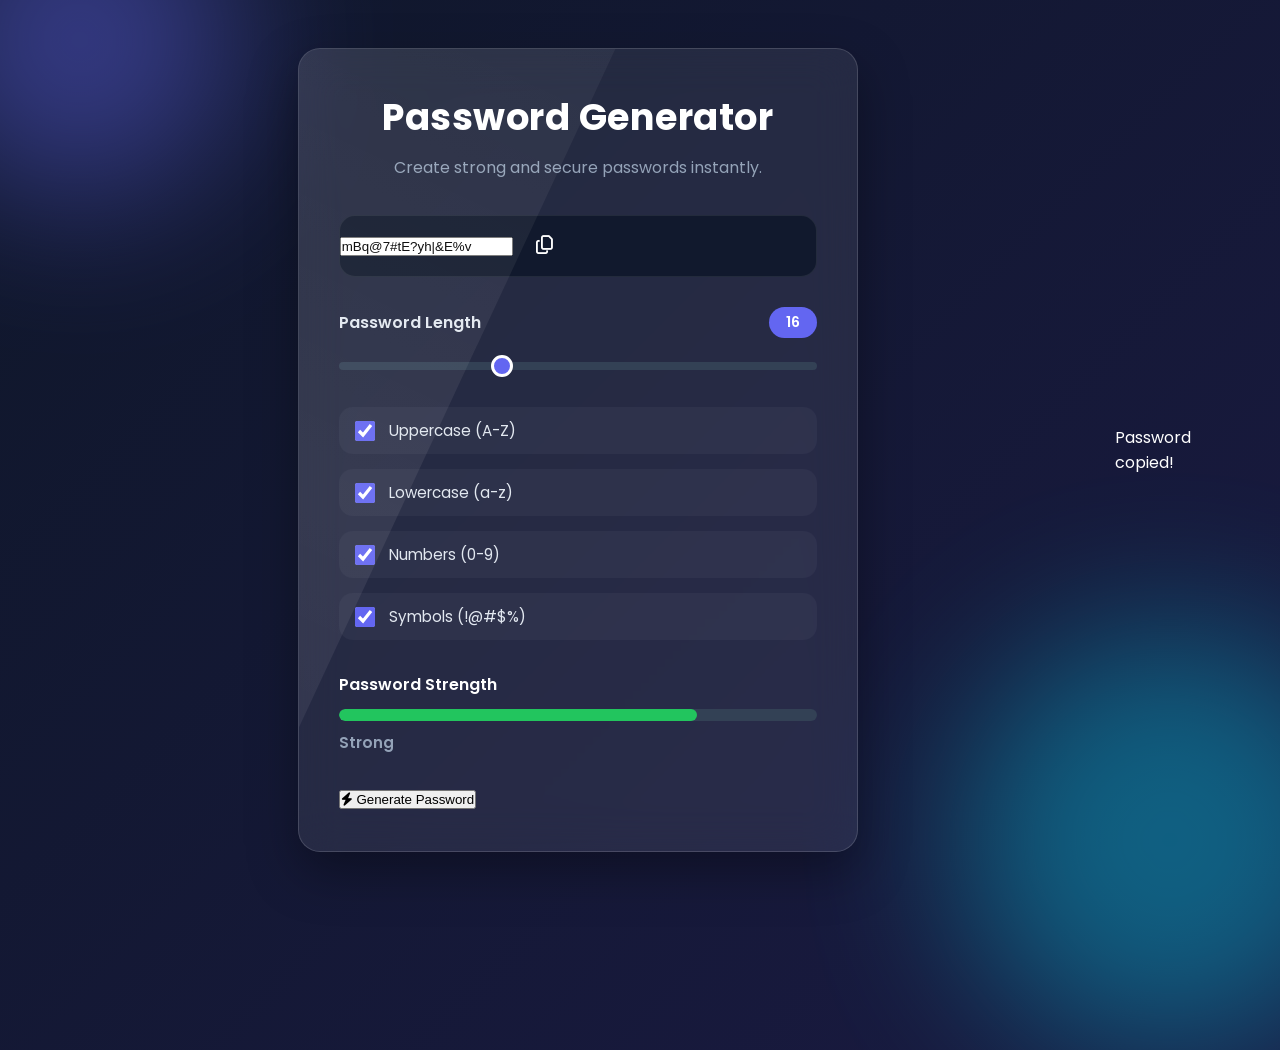
<file: 3-Password-Generator/index.html>
<!DOCTYPE html>
<html lang="en">

<head>
    <meta charset="UTF-8">
    <meta name="viewport" content="width=device-width, initial-scale=1.0">
    <meta name="description"
        content="Generate secure and customizable passwords instantly with this modern Password Generator.">

    <title>Password Generator | UIForge</title>

    <!-- Google Fonts -->
    <link rel="preconnect" href="https://fonts.googleapis.com">
    <link rel="preconnect" href="https://fonts.gstatic.com" crossorigin>

    <link
        href="https://fonts.googleapis.com/css2?family=Poppins:wght@300;400;500;600;700&display=swap"
        rel="stylesheet">

    <!-- Font Awesome -->
    <link rel="stylesheet"
        href="https://cdnjs.cloudflare.com/ajax/libs/font-awesome/6.7.2/css/all.min.css">

    <!-- CSS -->
    <link rel="stylesheet" href="style.css">
</head>

<body>

    <main class="container">

        <section class="generator-card">

            <h1>Password Generator</h1>
            <p class="subtitle">
                Create strong and secure passwords instantly.
            </p>

            <!-- Password Display -->
            <div class="password-box">

                <input
                    type="text"
                    id="password"
                    placeholder="Click Generate"
                    readonly>

                <button
                    id="copyBtn"
                    class="icon-btn"
                    aria-label="Copy Password">

                    <i class="fa-regular fa-copy"></i>

                </button>

            </div>

            <!-- Length -->
            <div class="setting">

                <div class="setting-header">

                    <label for="length">
                        Password Length
                    </label>

                    <span id="lengthValue">16</span>

                </div>

                <input
                    type="range"
                    id="length"
                    min="8"
                    max="32"
                    value="16">

            </div>

            <!-- Options -->
            <div class="options">

                <label class="checkbox">

                    <input
                        type="checkbox"
                        id="uppercase"
                        checked>

                    <span>Uppercase (A-Z)</span>

                </label>

                <label class="checkbox">

                    <input
                        type="checkbox"
                        id="lowercase"
                        checked>

                    <span>Lowercase (a-z)</span>

                </label>

                <label class="checkbox">

                    <input
                        type="checkbox"
                        id="numbers"
                        checked>

                    <span>Numbers (0-9)</span>

                </label>

                <label class="checkbox">

                    <input
                        type="checkbox"
                        id="symbols"
                        checked>

                    <span>Symbols (!@#$%)</span>

                </label>

            </div>

            <!-- Strength -->
            <div class="strength-section">

                <span>Password Strength</span>

                <div class="strength-meter">

                    <div id="strengthBar"></div>

                </div>

                <p id="strengthText">
                    Strong
                </p>

            </div>

            <!-- Generate -->
            <button
                id="generateBtn"
                class="generate-btn">

                <i class="fa-solid fa-bolt"></i>
                Generate Password

            </button>

        </section>

    </main>

    <!-- Toast -->
    <div
        id="toast"
        class="toast">

        Password copied!

    </div>

    <script src="script.js"></script>

</body>

</html>
</file>
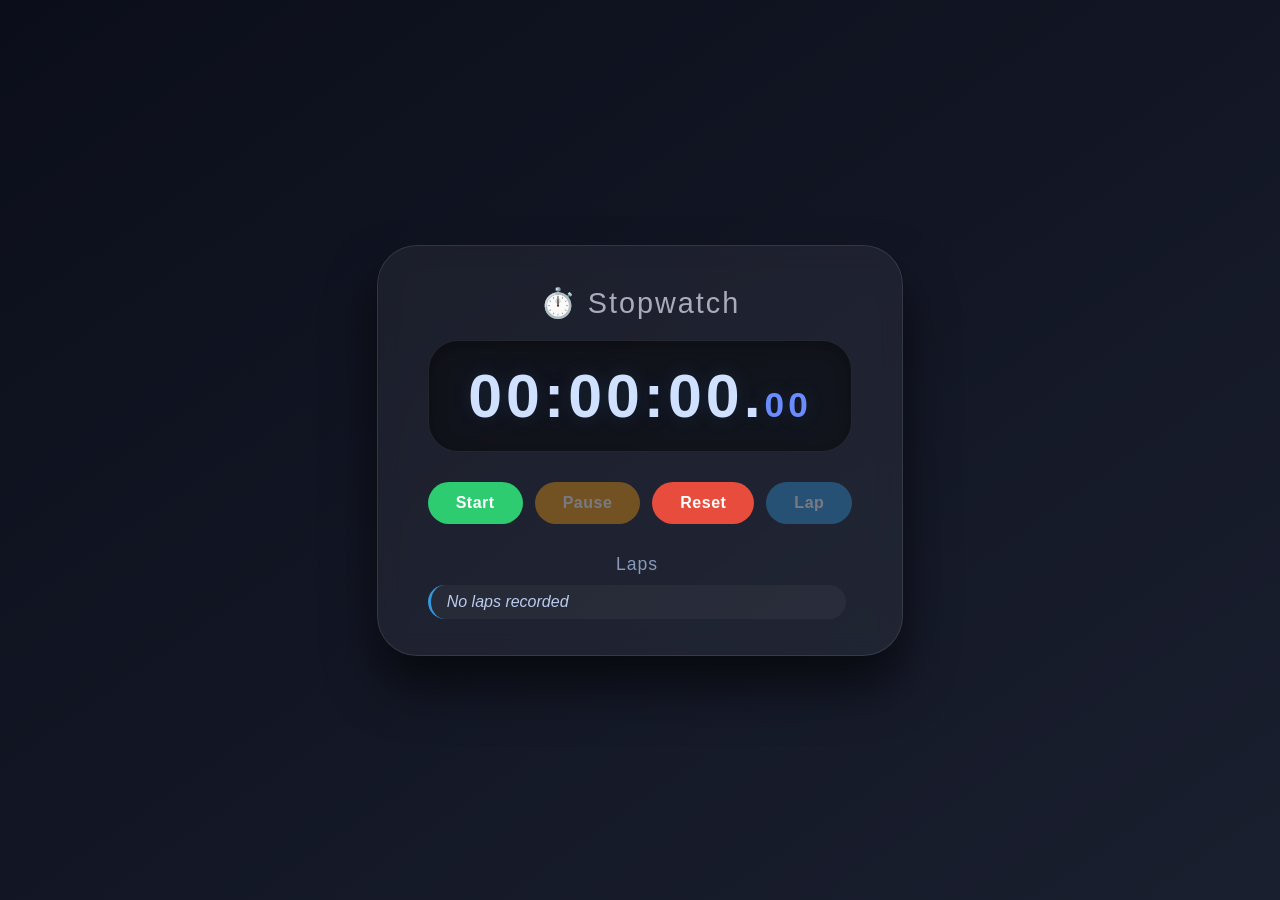
<file: 5-Stopwatch/index.html>
<!DOCTYPE html>
<html lang="en">
<head>
    <meta charset="UTF-8" />
    <meta name="viewport" content="width=device-width, initial-scale=1.0" />
    <title>Stopwatch</title>
    <link rel="stylesheet" href="style.css" />
</head>
<body>
    <div class="container">
        <h1>⏱️ Stopwatch</h1>

        <div class="display">
            <span id="hours">00</span>:<span id="minutes">00</span>:<span id="seconds">00</span>.<span id="milliseconds">00</span>
        </div>

        <div class="controls">
            <button id="startBtn" class="btn start">Start</button>
            <button id="pauseBtn" class="btn pause" disabled>Pause</button>
            <button id="resetBtn" class="btn reset">Reset</button>
            <button id="lapBtn" class="btn lap">Lap</button>
        </div>

        <div class="lap-container">
            <h3>Laps</h3>
            <ul id="lapList"></ul>
        </div>
    </div>

    <script src="script.js"></script>
</body>
</html>
</file>
<file: 3-Password-Generator/style.css>
/* ==========================================
   UIForge Password Generator
   Premium Version 2.0
   Part 1 of 3
========================================== */

/* ========= Google Font ========= */

@import url('https://fonts.googleapis.com/css2?family=Poppins:wght@300;400;500;600;700;800&display=swap');

/* ========= Reset ========= */

*,
*::before,
*::after{
    margin:0;
    padding:0;
    box-sizing:border-box;
}

/* ========= Variables ========= */

:root{

    --bg-1:#0f172a;
    --bg-2:#1e1b4b;
    --bg-3:#312e81;

    --card-bg:rgba(255,255,255,.08);
    --card-border:rgba(255,255,255,.15);

    --primary:#6366f1;
    --primary-hover:#4f46e5;

    --white:#ffffff;
    --text:#e2e8f0;
    --muted:#94a3b8;

    --success:#22c55e;
    --warning:#f59e0b;
    --danger:#ef4444;
    --info:#3b82f6;

    --radius:22px;

    --shadow:
        0 20px 50px rgba(0,0,0,.35);

    --transition:.35s ease;

}

/* ========= Body ========= */

body{

    min-height:100vh;

    display:flex;
    justify-content:center;
    align-items:center;

    padding:40px;

    overflow:hidden;

    font-family:'Poppins',sans-serif;

    color:var(--white);

    background:
        linear-gradient(
            135deg,
            var(--bg-1),
            var(--bg-2),
            var(--bg-3)
        );

    background-size:300% 300%;

    animation:
        gradientMove 15s ease infinite;

    position:relative;

}

/* ========= Animated Background ========= */

body::before,
body::after{

    content:"";

    position:absolute;

    border-radius:50%;

    filter:blur(80px);

    opacity:.45;

    z-index:-1;

}

body::before{

    width:320px;
    height:320px;

    background:#6366f1;

    top:-120px;
    left:-80px;

    animation:
        floatOne 10s ease-in-out infinite;

}

body::after{

    width:420px;
    height:420px;

    background:#06b6d4;

    bottom:-150px;
    right:-100px;

    animation:
        floatTwo 12s ease-in-out infinite;

}

/* ========= Container ========= */

.container{

    width:100%;

    display:flex;
    justify-content:center;
    align-items:center;

}

/* ========= Glass Card ========= */

.generator-card{

    width:100%;
    max-width:560px;

    padding:40px;

    border-radius:var(--radius);

    background:var(--card-bg);

    backdrop-filter:blur(22px);

    border:1px solid var(--card-border);

    box-shadow:var(--shadow);

    position:relative;

    overflow:hidden;

    transition:var(--transition);

}

.generator-card:hover{

    transform:translateY(-6px);

    box-shadow:
        0 30px 60px rgba(0,0,0,.45);

}

/* ========= Shine Effect ========= */

.generator-card::before{

    content:"";

    position:absolute;

    top:-100%;

    left:-40%;

    width:60%;

    height:300%;

    transform:rotate(25deg);

    background:
        linear-gradient(

            transparent,

            rgba(255,255,255,.08),

            transparent

        );

    transition:1.2s;

}

.generator-card:hover::before{

    left:130%;

}

/* ========= Heading ========= */

.generator-card h1{

    font-size:2.3rem;

    font-weight:700;

    text-align:center;

    margin-bottom:10px;

    letter-spacing:.5px;

}

/* ========= Subtitle ========= */

.subtitle{

    text-align:center;

    color:var(--muted);

    font-size:1rem;

    margin-bottom:35px;

    line-height:1.6;

}
/* ==========================================
   UIForge Password Generator
   Premium Version 2.0
   Part 1 of 3
========================================== */

/* ========= Google Font ========= */

@import url('https://fonts.googleapis.com/css2?family=Poppins:wght@300;400;500;600;700;800&display=swap');

/* ========= Reset ========= */

*,
*::before,
*::after{
    margin:0;
    padding:0;
    box-sizing:border-box;
}

/* ========= Variables ========= */

:root{

    --bg-1:#0f172a;
    --bg-2:#1e1b4b;
    --bg-3:#312e81;

    --card-bg:rgba(255,255,255,.08);
    --card-border:rgba(255,255,255,.15);

    --primary:#6366f1;
    --primary-hover:#4f46e5;

    --white:#ffffff;
    --text:#e2e8f0;
    --muted:#94a3b8;

    --success:#22c55e;
    --warning:#f59e0b;
    --danger:#ef4444;
    --info:#3b82f6;

    --radius:22px;

    --shadow:
        0 20px 50px rgba(0,0,0,.35);

    --transition:.35s ease;

}

/* ========= Body ========= */

body{

    min-height:100vh;

    display:flex;
    justify-content:center;
    align-items:center;

    padding:40px;

    overflow:hidden;

    font-family:'Poppins',sans-serif;

    color:var(--white);

    background:
        linear-gradient(
            135deg,
            var(--bg-1),
            var(--bg-2),
            var(--bg-3)
        );

    background-size:300% 300%;

    animation:
        gradientMove 15s ease infinite;

    position:relative;

}

/* ========= Animated Background ========= */

body::before,
body::after{

    content:"";

    position:absolute;

    border-radius:50%;

    filter:blur(80px);

    opacity:.45;

    z-index:-1;

}

body::before{

    width:320px;
    height:320px;

    background:#6366f1;

    top:-120px;
    left:-80px;

    animation:
        floatOne 10s ease-in-out infinite;

}

body::after{

    width:420px;
    height:420px;

    background:#06b6d4;

    bottom:-150px;
    right:-100px;

    animation:
        floatTwo 12s ease-in-out infinite;

}

/* ========= Container ========= */

.container{

    width:100%;

    display:flex;
    justify-content:center;
    align-items:center;

}

/* ========= Glass Card ========= */

.generator-card{

    width:100%;
    max-width:560px;

    padding:40px;

    border-radius:var(--radius);

    background:var(--card-bg);

    backdrop-filter:blur(22px);

    border:1px solid var(--card-border);

    box-shadow:var(--shadow);

    position:relative;

    overflow:hidden;

    transition:var(--transition);

}

.generator-card:hover{

    transform:translateY(-6px);

    box-shadow:
        0 30px 60px rgba(0,0,0,.45);

}

/* ========= Shine Effect ========= */

.generator-card::before{

    content:"";

    position:absolute;

    top:-100%;

    left:-40%;

    width:60%;

    height:300%;

    transform:rotate(25deg);

    background:
        linear-gradient(

            transparent,

            rgba(255,255,255,.08),

            transparent

        );

    transition:1.2s;

}

.generator-card:hover::before{

    left:130%;

}

/* ========= Heading ========= */

.generator-card h1{

    font-size:2.3rem;

    font-weight:700;

    text-align:center;

    margin-bottom:10px;

    letter-spacing:.5px;

}

/* ========= Subtitle ========= */

.subtitle{

    text-align:center;

    color:var(--muted);

    font-size:1rem;

    margin-bottom:35px;

    line-height:1.6;

}
/* ==========================================
   UIForge Password Generator
   Premium Version 2.0
   Part 2 of 3
========================================== */

/* ========= Password Box ========= */

.password-box{

    display:flex;
    align-items:center;

    background:rgba(15,23,42,.85);

    border:1px solid rgba(255,255,255,.08);

    border-radius:16px;

    overflow:hidden;

    margin-bottom:30px;

    transition:var(--transition);

}

.password-box:hover{

    border-color:var(--primary);

    box-shadow:
        0 0 0 4px rgba(99,102,241,.15);

}

.password-input{

    flex:1;

    background:transparent;

    border:none;

    outline:none;

    padding:18px 20px;

    color:var(--white);

    font-size:1.05rem;

    font-weight:500;

    letter-spacing:1px;

}

.password-input::placeholder{

    color:var(--muted);

}

.icon-btn{

    width:64px;
    height:60px;

    border:none;

    background:transparent;

    color:var(--white);

    font-size:1.2rem;

    cursor:pointer;

    transition:var(--transition);

}

.icon-btn:hover{

    background:var(--primary);

}

.icon-btn:active{

    transform:scale(.94);

}

/* ========= Settings ========= */

.setting{

    margin-bottom:30px;

}

.setting-header{

    display:flex;
    justify-content:space-between;
    align-items:center;

    margin-bottom:14px;

    font-weight:600;

    color:var(--text);

}

#lengthValue{

    background:var(--primary);

    color:#fff;

    min-width:48px;

    text-align:center;

    padding:5px 12px;

    border-radius:999px;

    font-size:.9rem;

}

/* ========= Range Slider ========= */

input[type="range"]{

    width:100%;

    appearance:none;

    -webkit-appearance:none;

    height:8px;

    border-radius:999px;

    background:#334155;

    outline:none;

    cursor:pointer;

}

/* Chrome */

input[type="range"]::-webkit-slider-thumb{

    -webkit-appearance:none;

    width:22px;
    height:22px;

    border-radius:50%;

    background:var(--primary);

    border:3px solid #fff;

    transition:var(--transition);

    cursor:pointer;

}

input[type="range"]::-webkit-slider-thumb:hover{

    transform:scale(1.15);

}

/* Firefox */

input[type="range"]::-moz-range-thumb{

    width:22px;
    height:22px;

    border:none;

    border-radius:50%;

    background:var(--primary);

    cursor:pointer;

}

/* ========= Options ========= */

.options{

    display:grid;

    gap:15px;

    margin-bottom:32px;

}

.checkbox{

    display:flex;
    align-items:center;

    gap:14px;

    padding:12px 16px;

    border-radius:14px;

    background:rgba(255,255,255,.04);

    cursor:pointer;

    transition:var(--transition);

}

.checkbox:hover{

    background:rgba(99,102,241,.12);

    transform:translateX(5px);

}

.checkbox input{

    width:20px;
    height:20px;

    accent-color:var(--primary);

}

.checkbox span{

    color:var(--text);

    font-size:.95rem;

}

/* ========= Strength ========= */

.strength-section{

    margin-bottom:32px;

}

.strength-section span{

    display:block;

    margin-bottom:12px;

    font-weight:600;

}

.strength-meter{

    width:100%;

    height:12px;

    background:#334155;

    border-radius:999px;

    overflow:hidden;

}

#strengthBar{

    width:0;

    height:100%;

    border-radius:999px;

    background:var(--danger);

    transition:
        width .45s ease,
        background .35s ease;

}

#strengthText{

    margin-top:10px;

    color:var(--muted);

    font-size:.95rem;

    font-weight:600;

}
</file>
<file: 5-Stopwatch/style.css>
/* Reset & base */
* {
    margin: 0;
    padding: 0;
    box-sizing: border-box;
}

body {
    font-family: 'Segoe UI', Tahoma, Geneva, Verdana, sans-serif;
    background: linear-gradient(145deg, #0b0e1a, #1a1f2f);
    min-height: 100vh;
    display: flex;
    justify-content: center;
    align-items: center;
    color: #fff;
}

.container {
    background: rgba(255, 255, 255, 0.05);
    backdrop-filter: blur(12px);
    padding: 40px 50px 30px;
    border-radius: 40px;
    border: 1px solid rgba(255, 255, 255, 0.1);
    box-shadow: 0 30px 50px rgba(0, 0, 0, 0.6);
    text-align: center;
    min-width: 420px;
    max-width: 90%;
}

h1 {
    font-weight: 400;
    font-size: 1.8rem;
    letter-spacing: 2px;
    color: #aab;
    margin-bottom: 20px;
}

/* Display */
.display {
    font-size: 3.8rem;
    font-weight: 600;
    font-variant-numeric: tabular-nums;
    letter-spacing: 4px;
    background: rgba(0, 0, 0, 0.4);
    padding: 20px 30px;
    border-radius: 30px;
    border: 1px solid rgba(255, 255, 255, 0.08);
    margin-bottom: 30px;
    box-shadow: inset 0 4px 20px rgba(0, 0, 0, 0.3);
    color: #d0e0ff;
    text-shadow: 0 0 20px rgba(80, 160, 255, 0.15);
}

#milliseconds {
    font-size: 2.2rem;
    color: #6a8cff;
}

/* Controls */
.controls {
    display: flex;
    gap: 12px;
    justify-content: center;
    flex-wrap: wrap;
    margin-bottom: 30px;
}

.btn {
    padding: 12px 28px;
    font-size: 1rem;
    font-weight: 600;
    border: none;
    border-radius: 50px;
    cursor: pointer;
    transition: all 0.2s ease;
    letter-spacing: 0.5px;
    flex: 1 0 auto;
    min-width: 80px;
}

.btn:hover {
    transform: translateY(-2px);
    box-shadow: 0 8px 25px rgba(0, 0, 0, 0.3);
}

.btn:active {
    transform: scale(0.96);
}

.btn:disabled {
    opacity: 0.4;
    cursor: not-allowed;
    transform: none !important;
    box-shadow: none !important;
}

.start {
    background: #2ecc71;
    color: #fff;
}
.start:hover {
    background: #27ae60;
}

.pause {
    background: #f39c12;
    color: #fff;
}
.pause:hover {
    background: #e67e22;
}

.reset {
    background: #e74c3c;
    color: #fff;
}
.reset:hover {
    background: #c0392b;
}

.lap {
    background: #3498db;
    color: #fff;
}
.lap:hover {
    background: #2980b9;
}

/* Lap container */
.lap-container {
    margin-top: 10px;
    max-height: 200px;
    overflow-y: auto;
    padding-right: 6px;
}

.lap-container::-webkit-scrollbar {
    width: 4px;
}
.lap-container::-webkit-scrollbar-thumb {
    background: #4a5a7a;
    border-radius: 10px;
}

.lap-container h3 {
    font-weight: 400;
    color: #8899bb;
    font-size: 1.1rem;
    letter-spacing: 1px;
    margin-bottom: 10px;
}

#lapList {
    list-style: none;
    padding: 0;
}

#lapList li {
    background: rgba(255, 255, 255, 0.04);
    padding: 8px 16px;
    margin-bottom: 6px;
    border-radius: 20px;
    font-size: 1rem;
    font-variant-numeric: tabular-nums;
    border-left: 3px solid #3498db;
    display: flex;
    justify-content: space-between;
    color: #bbccee;
}

#lapList li .lap-number {
    color: #6688bb;
    font-weight: 300;
}

#lapList li .lap-time {
    font-weight: 500;
    color: #d0e0ff;
}

.empty-laps {
    color: #445566;
    font-style: italic;
    font-size: 0.9rem;
}
</file>
